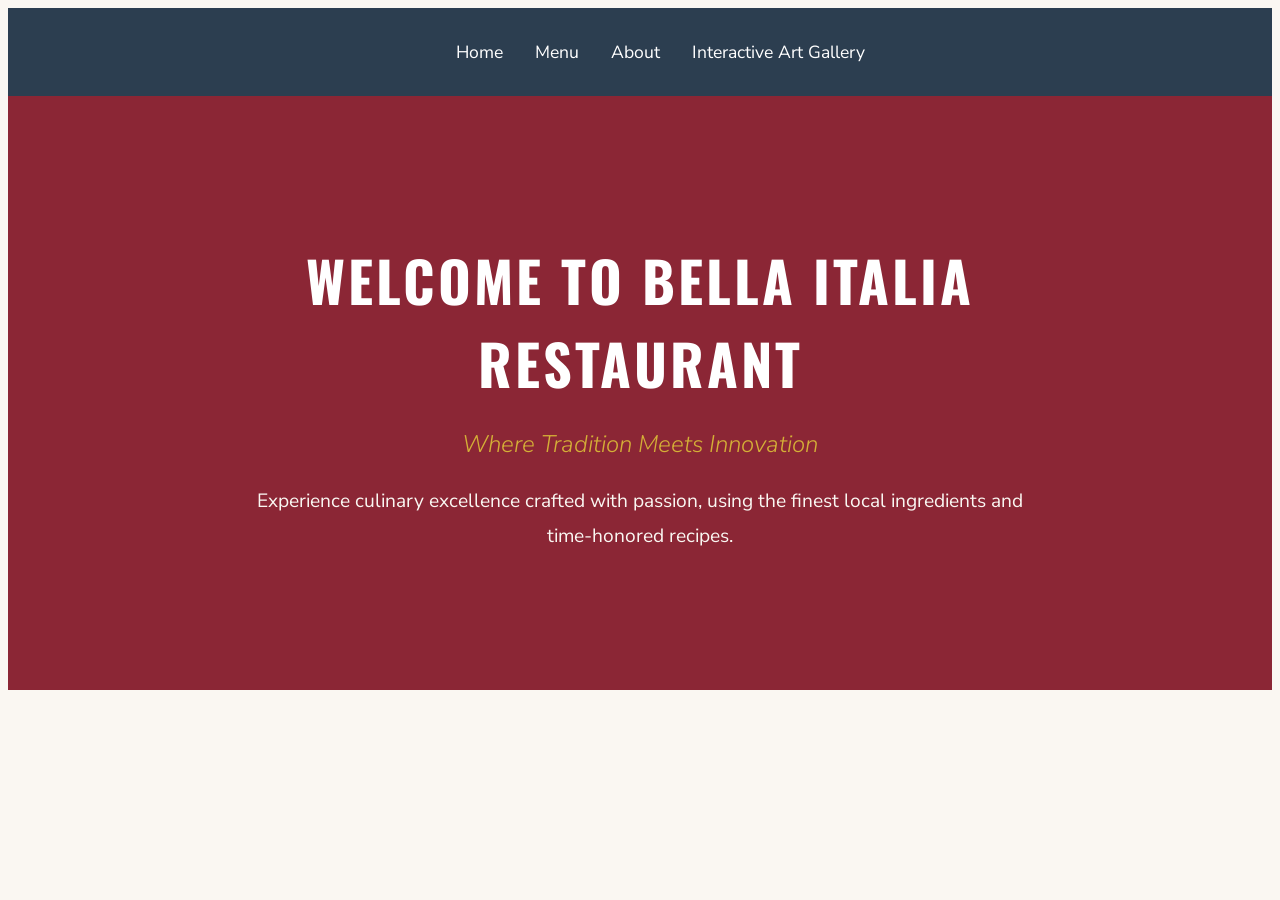
<file: index.html>
<!DOCTYPE html>
<html lang="en">
<head>
  <meta charset="UTF-8">
  <meta name="viewport" content="width=device-width, initial-scale=1.0">
  <title>Welcome</title>
  <link rel="stylesheet" href="./css/styles.css">
  <link rel="stylesheet" href="./css/index.css">
</head>
<body>
  <header>
    <nav>
        <ul>
            <li><a href="./index.html">Home</a></li>
            <li><a href="./pages/restaraunt.html">Menu</a></li>
            <li><a href="./pages/about.html">About</a></li>
            <li><a href="./pages/grid.html">Interactive Art Gallery</a></li>
        </ul>
    </nav>
</header>

<!-- Landing/Hero Section -->
<section class="hero-section">
    <div class="hero-content">
        <h1>Welcome to Bella Italia Restaurant</h1>
        <p class="hero-tagline">Where Tradition Meets Innovation</p>
        <p class="hero-description">
            Experience culinary excellence crafted with passion, 
            using the finest local ingredients and time-honored recipes.
        </p>
     </div>
</section>

</body>
</html>
</file>
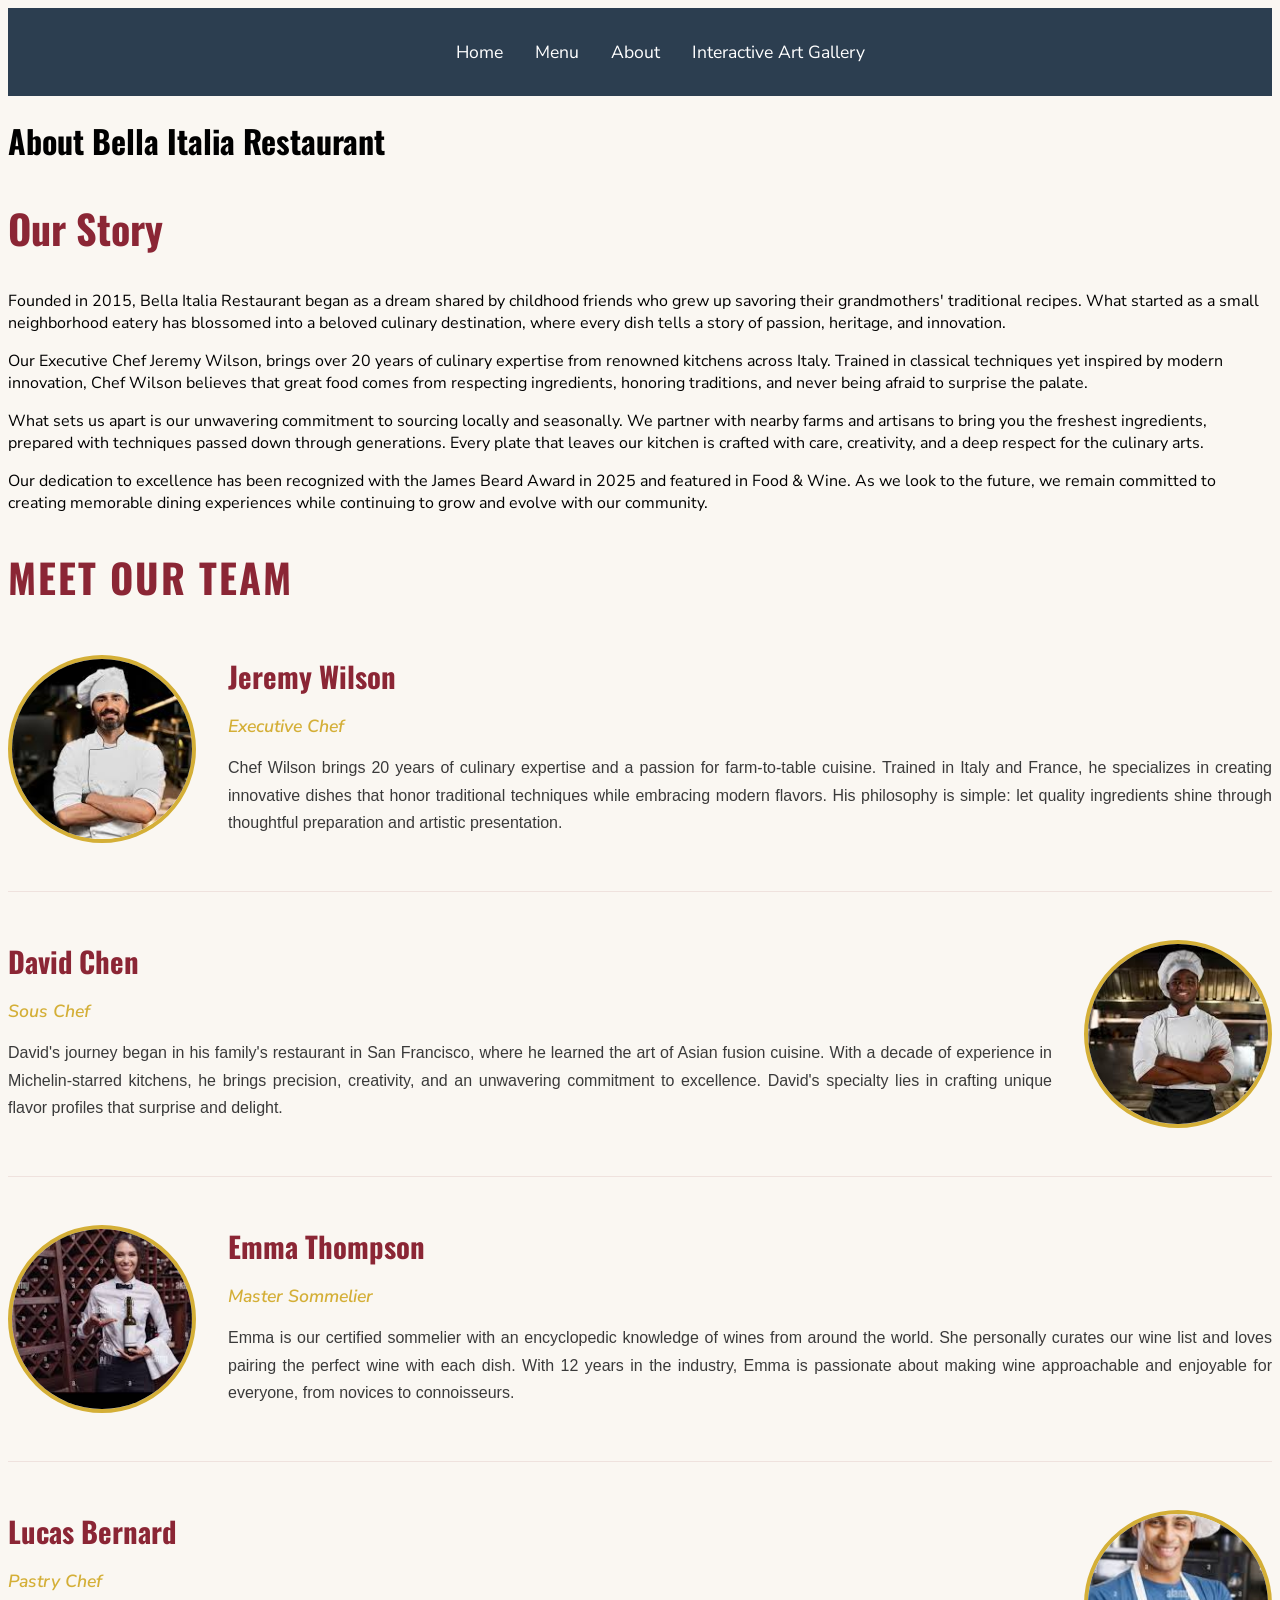
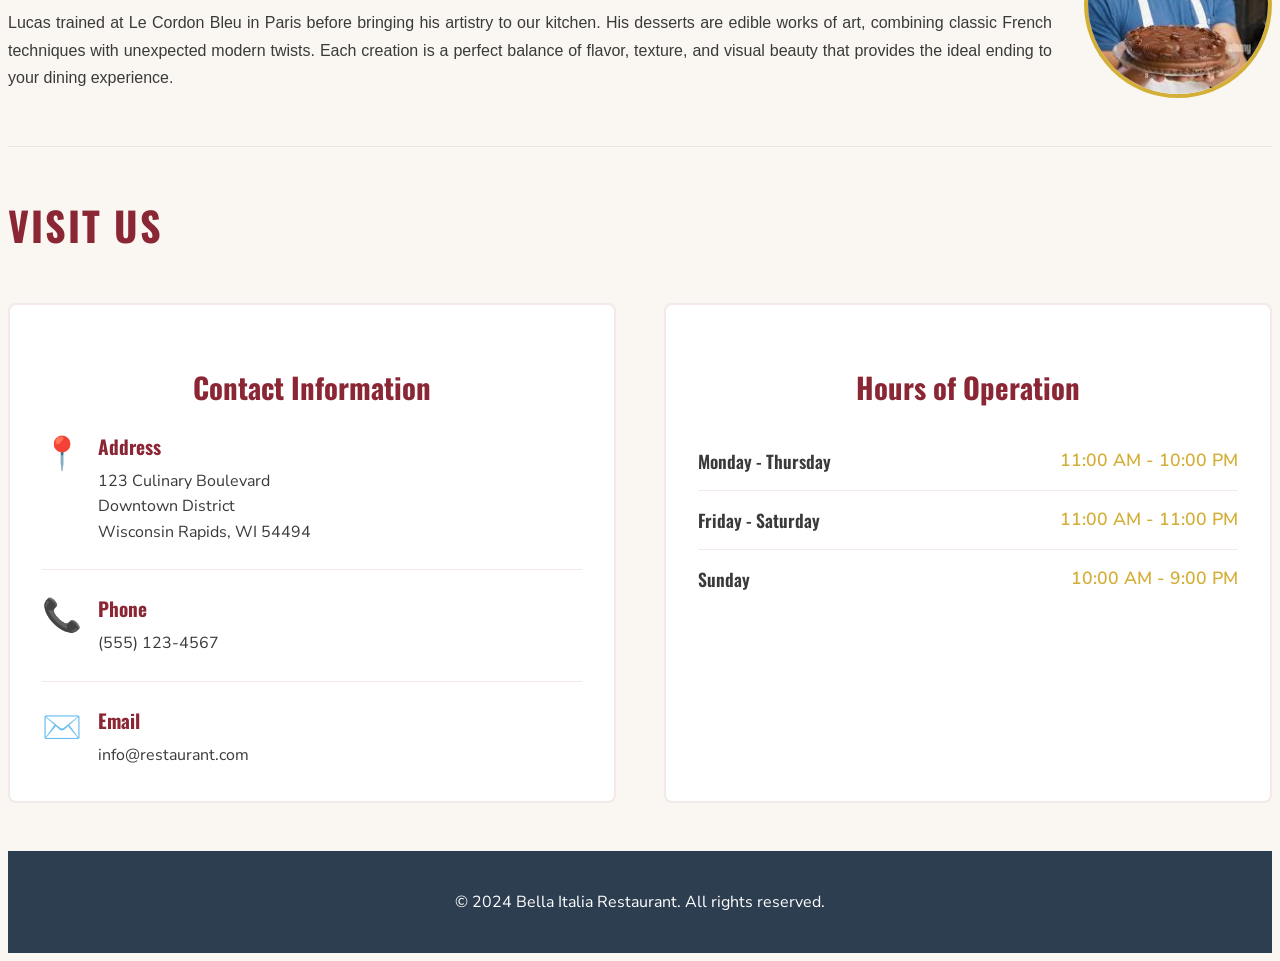
<file: pages/about.html>
<!DOCTYPE html>
<html lang="en">
<head>
  <meta charset="UTF-8">
  <meta name="viewport" content="width=device-width, initial-scale=1.0">
  <title>About</title>
  <link rel="stylesheet" href="../css/styles.css">
  <link rel="stylesheet" href="../css/about.css">
</head>
<body>
  <header>
    <nav>
        <ul>
            <li><a href="../index.html">Home</a></li>
            <li><a href="./restaraunt.html">Menu</a></li>
            <li><a href="./about.html">About</a></li>
            <li><a href="./grid.html">Interactive Art Gallery</a></li>
        </ul>
    </nav>
</header> 
        <h1>About Bella Italia Restaurant</h1>
        <!-- Restaurant Story Section -->
<section class="story-section">
    <h2>Our Story</h2>
    
    <div class="story-content">
        <p>
            Founded in 2015, Bella Italia Restaurant began as a dream shared by childhood friends who 
            grew up savoring their grandmothers' traditional recipes. What started as a small 
            neighborhood eatery has blossomed into a beloved culinary destination, where every 
            dish tells a story of passion, heritage, and innovation.
        </p>
        
        <p>
            Our Executive Chef Jeremy Wilson, brings over 20 years of culinary expertise from 
            renowned kitchens across Italy. Trained in classical techniques yet 
            inspired by modern innovation, Chef Wilson believes that great food comes from 
            respecting ingredients, honoring traditions, and never being afraid to surprise 
            the palate.
        </p>
        
        <p>
            What sets us apart is our unwavering commitment to sourcing locally and seasonally. 
            We partner with nearby farms and artisans to bring you the freshest ingredients, 
            prepared with techniques passed down through generations. Every plate that leaves 
            our kitchen is crafted with care, creativity, and a deep respect for the culinary 
            arts.
        </p>
        
        <p>
            Our dedication to excellence has been recognized with the James Beard Award in 2025 and 
            featured in Food & Wine. As we look to the future, we remain committed to creating 
            memorable dining experiences while continuing to grow and evolve with our community.
        </p>
    </div>
</section>

<!-- Meet the Team Section -->
<section class="team-section">
    <h2>Meet Our Team</h2>
    
    <div class="team-container">
        <!-- Team Member 1 - Image floated LEFT -->
        <article class="team-member">
            <img src="../images/JWilson-ExecutiveChef.jpg" alt="Chef Jeremy Wilson" class="team-photo float-left">
            <h3>Jeremy Wilson</h3>
            <p class="team-title">Executive Chef</p>
            <p class="team-bio">
                Chef Wilson brings 20 years of culinary expertise and a passion for farm-to-table 
                cuisine. Trained in Italy and France, he specializes in creating innovative dishes 
                that honor traditional techniques while embracing modern flavors. His philosophy is 
                simple: let quality ingredients shine through thoughtful preparation and artistic 
                presentation.
            </p>
        </article>
        
        <!-- Team Member 2 - Image floated RIGHT -->
        <article class="team-member">
            <img src="../images/DChen-SousChef.jpg" alt="Chef David Chen" class="team-photo float-right">
            <h3>David Chen</h3>
            <p class="team-title">Sous Chef</p>
            <p class="team-bio">
                David's journey began in his family's restaurant in San Francisco, where he learned 
                the art of Asian fusion cuisine. With a decade of experience in Michelin-starred 
                kitchens, he brings precision, creativity, and an unwavering commitment to excellence. 
                David's specialty lies in crafting unique flavor profiles that surprise and delight.
            </p>
        </article>
        
        <!-- Team Member 3 - Image floated LEFT -->
        <article class="team-member">
            <img src="../images/sommelier-emma.jpg" alt="Emma Thompson" class="team-photo float-left">
            <h3>Emma Thompson</h3>
            <p class="team-title">Master Sommelier</p>
            <p class="team-bio">
                Emma is our certified sommelier with an encyclopedic knowledge of wines from around 
                the world. She personally curates our wine list and loves pairing the perfect wine 
                with each dish. With 12 years in the industry, Emma is passionate about making wine 
                approachable and enjoyable for everyone, from novices to connoisseurs.
            </p>
        </article>
        
        <!-- Team Member 4 - Image floated RIGHT -->
        <article class="team-member">
            <img src="../images/pastry-chef-lucas.jpg" alt="Lucas Bernard" class="team-photo float-right">
            <h3>Lucas Bernard</h3>
            <p class="team-title">Pastry Chef</p>
            <p class="team-bio">
                Lucas trained at Le Cordon Bleu in Paris before bringing his artistry to our kitchen. 
                His desserts are edible works of art, combining classic French techniques with 
                unexpected modern twists. Each creation is a perfect balance of flavor, texture, 
                and visual beauty that provides the ideal ending to your dining experience.
            </p>
        </article>
    </div>
</section>

<!-- Visit Us Section -->
<section class="visit-section">
    <h2>Visit Us</h2>
    
    <div class="visit-container">
        <!-- Contact Information Column -->
        <div class="contact-info">
            <h3>Contact Information</h3>
            
            <div class="contact-item">
                <span class="contact-icon">📍</span>
                <div class="contact-details">
                    <strong>Address</strong>
                    <p>123 Culinary Boulevard<br>
                    Downtown District<br>
                    Wisconsin Rapids, WI 54494</p>
                </div>
            </div>
            
            <div class="contact-item">
                <span class="contact-icon">📞</span>
                <div class="contact-details">
                    <strong>Phone</strong>
                    <p><a href="tel:+15551234567">(555) 123-4567</a></p>
                </div>
            </div>
            
            <div class="contact-item">
                <span class="contact-icon">✉️</span>
                <div class="contact-details">
                    <strong>Email</strong>
                    <p><a href="mailto:info@restaurant.com">info@restaurant.com</a></p>
                </div>
            </div>
        </div>
        
        <!-- Hours of Operation Column -->
        <div class="hours-info">
            <h3>Hours of Operation</h3>
            
            <ul class="hours-list">
                <li>
                    <span class="day">Monday - Thursday</span>
                    <span class="time">11:00 AM - 10:00 PM</span>
                </li>
                <li>
                    <span class="day">Friday - Saturday</span>
                    <span class="time">11:00 AM - 11:00 PM</span>
                </li>
                <li>
                    <span class="day">Sunday</span>
                    <span class="time">10:00 AM - 9:00 PM</span>
                </li>
            </ul>
        </div>
    </div>
</section>

    <footer>
        <p>&copy; 2024 Bella Italia Restaurant. All rights reserved.</p>
    </footer>
</body>
</html>
</file>
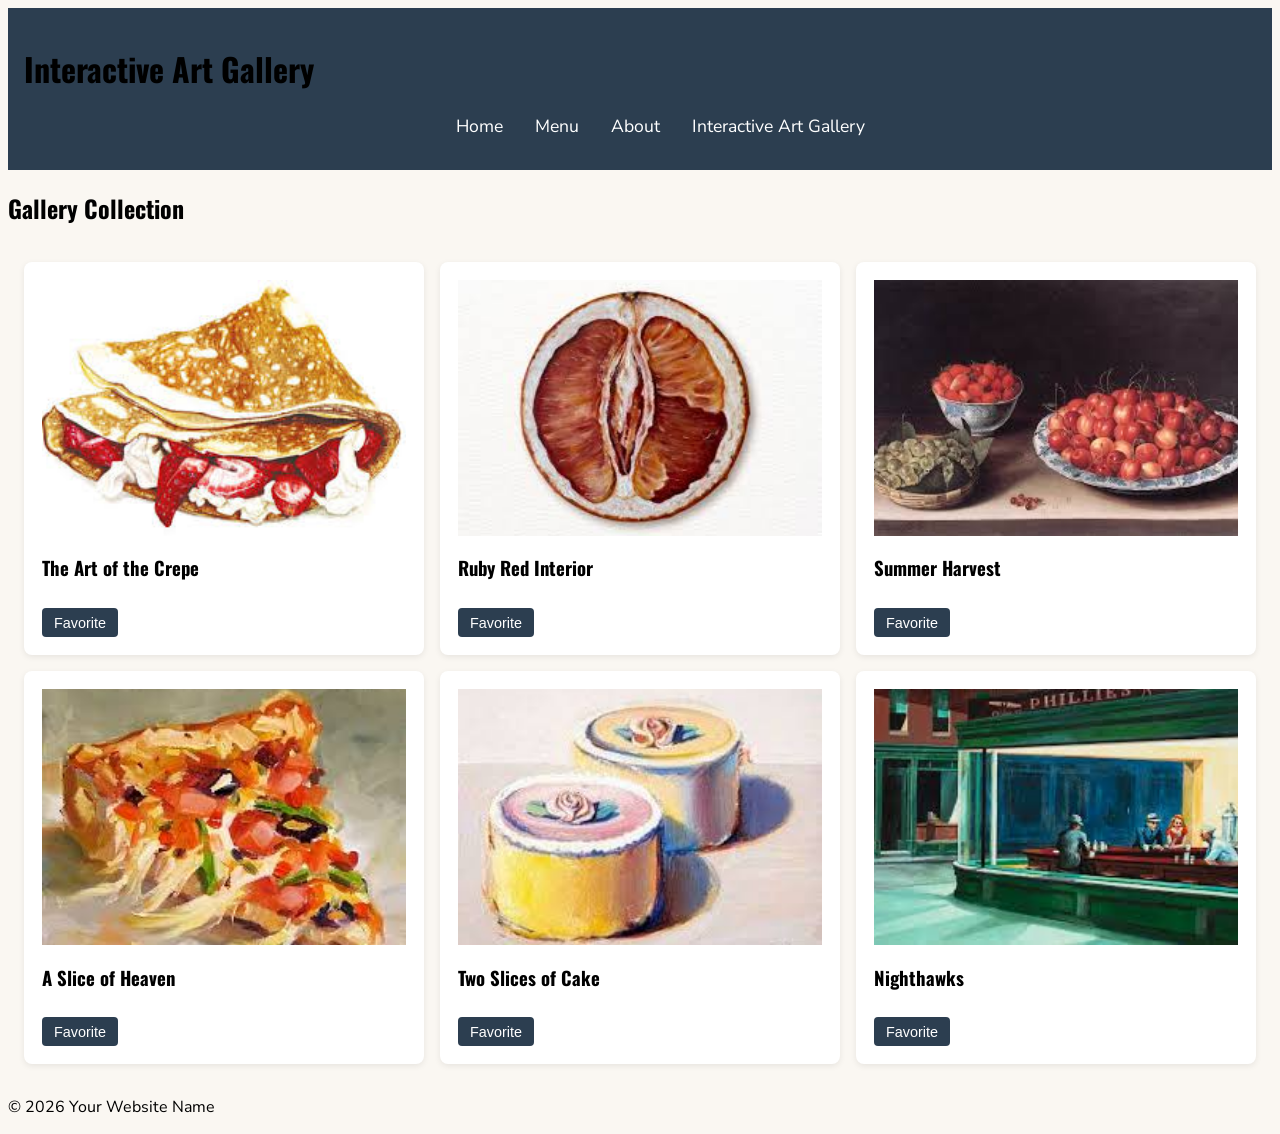
<file: pages/grid.html>
<!DOCTYPE html>
<html lang="en">
<head>
  <meta charset="UTF-8" />
  <meta name="viewport" content="width=device-width, initial-scale=1" />
  <title>Interactive Art Gallery</title>

  <!-- Main site styles -->
  <link rel="stylesheet" href="../css/styles.css" />
</head>

<body>
  <!-- ===== Header ===== -->
  <header>
    <h1>Interactive Art Gallery</h1>

    <nav aria-label="Main navigation">
      <ul>
        <li><a href="../index.html">Home</a></li>
        <li><a href="./restaraunt.html">Menu</a></li>
        <li><a href="./about.html">About</a></li>
        <li><a href="./grid.html">Interactive Art Gallery</a></li>
      </ul>
    </nav>
  </header>

  <!-- ===== Main Content ===== -->
  <main>
    <section aria-labelledby="gallery-heading">
      <h2 id="gallery-heading">Gallery Collection</h2>

      <!-- Gallery grid populated by JavaScript -->
      <div class="main-grid" id="gallery">
        <!-- JS will insert gallery cards here -->
      </div>

    </section>
  </main>

  <!-- ===== Footer ===== -->
  <footer>
    <p>&copy; 2026 Your Website Name</p>
  </footer>

  <!-- Gallery JavaScript -->
  <script src="../js/gallery.js" defer></script>
</body>
</html>
</file>
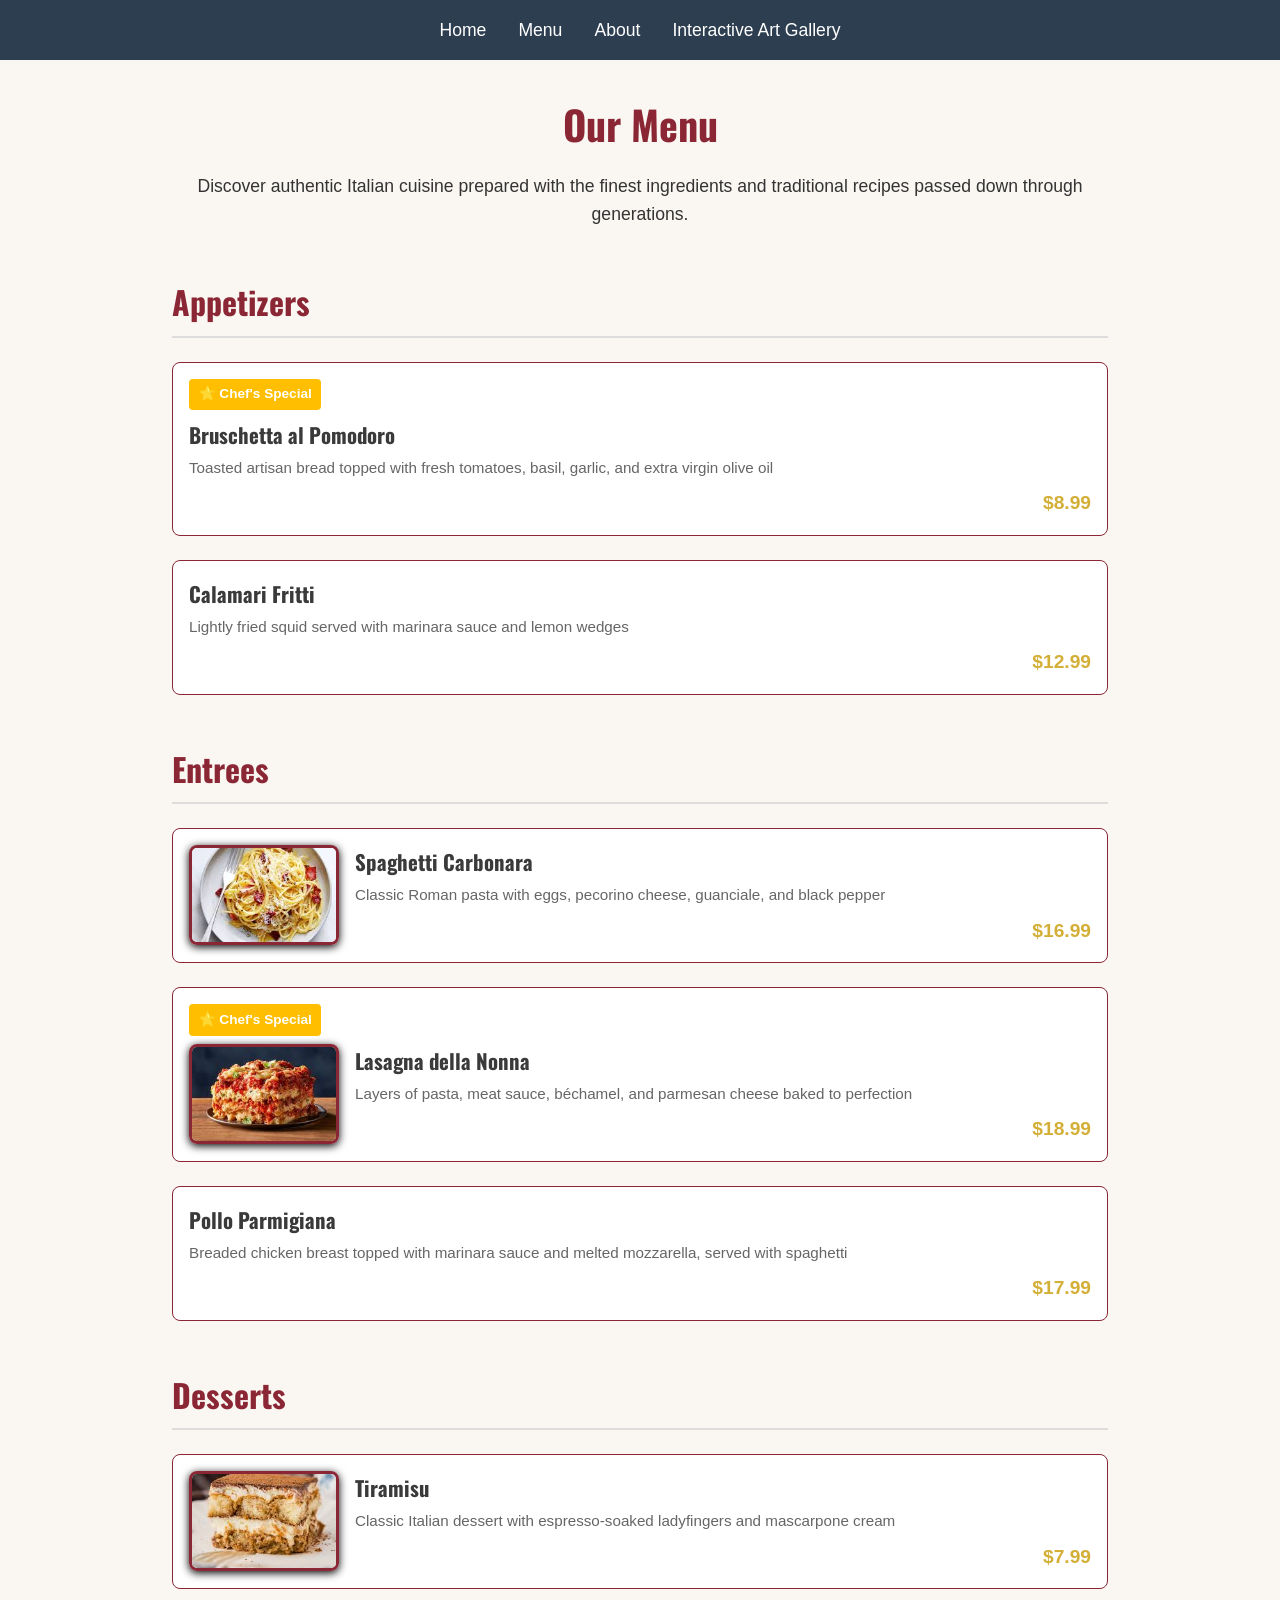
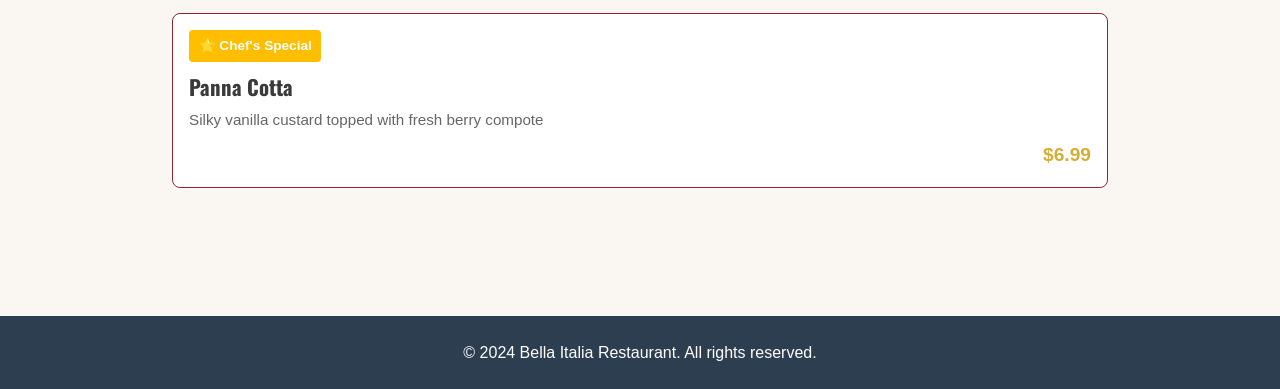
<file: pages/restaraunt.html>
<!DOCTYPE html>
<html lang="en">
<head>
    <meta charset="UTF-8">
    <meta name="viewport" content="width=device-width, initial-scale=1.0">
    <title>Menu - Bella Italia Restaurant</title>
    <link rel="stylesheet" href="../css/styles.css">
    <link rel="stylesheet" href="../css/restaraunt.css">
</head>
<body>
    <header>
        <nav>
            <ul>
                <li><a href="../index.html">Home</a></li>
                <li><a href="./restaraunt.html">Menu</a></li>
                <li><a href="./about.html">About</a></li>
                <li><a href="./grid.html">Interactive Art Gallery</a></li>
            </ul>
        </nav>
    </header>

    <main>
        <h1>Our Menu</h1>
        <p class="menu-intro">Discover authentic Italian cuisine prepared with the finest ingredients and traditional recipes passed down through generations.</p>

        <!-- APPETIZERS SECTION -->
        <section class="menu-section">
            <h2>Appetizers</h2>
            
            <div class="menu-item special">
                <div class="item-content">
                    <h3>Bruschetta al Pomodoro</h3>
                    <p class="description">Toasted artisan bread topped with fresh tomatoes, basil, garlic, and extra virgin olive oil</p>
                </div>
                <p class="price">$8.99</p>
            </div>

            <div class="menu-item">
                <div class="item-content">
                    <h3>Calamari Fritti</h3>
                    <p class="description">Lightly fried squid served with marinara sauce and lemon wedges</p>
                </div>
                <p class="price">$12.99</p>
            </div>
        </section>

        <!-- ENTREES SECTION -->
        <section class="menu-section">
            <h2>Entrees</h2>
            
            <div class="menu-item">
                <div class="item-content">
                    <img src="../images/pasta-carbonara.jpg" alt="Pasta Carbonara" class="menu-image">
                    <h3>Spaghetti Carbonara</h3>
                    <p class="description">Classic Roman pasta with eggs, pecorino cheese, guanciale, and black pepper</p>
                </div>
                <p class="price">$16.99</p>
            </div>

            <div class="menu-item special">
                <div class="item-content">
                    <img src="../images/lasagna.jpg" alt="Lasagna" class="menu-image">
                    <h3>Lasagna della Nonna</h3>
                    <p class="description">Layers of pasta, meat sauce, béchamel, and parmesan cheese baked to perfection</p>
                </div>
                <p class="price">$18.99</p>
            </div>

            <div class="menu-item">
                <div class="item-content">
                    <h3>Pollo Parmigiana</h3>
                    <p class="description">Breaded chicken breast topped with marinara sauce and melted mozzarella, served with spaghetti</p>
                </div>
                <p class="price">$17.99</p>
            </div>
        </section>

        <!-- DESSERTS SECTION -->
        <section class="menu-section">
            <h2>Desserts</h2>
            
            <div class="menu-item">
                <div class="item-content">
                    <img src="../images/tiramisu.jpg" alt="Tiramisu" class="menu-image">
                    <h3>Tiramisu</h3>
                    <p class="description">Classic Italian dessert with espresso-soaked ladyfingers and mascarpone cream</p>
                </div>
                <p class="price">$7.99</p>
            </div>

            <div class="menu-item special">
                <div class="item-content">
                    <h3>Panna Cotta</h3>
                    <p class="description">Silky vanilla custard topped with fresh berry compote</p>
                </div>
                <p class="price">$6.99</p>
            </div>
        </section>
    </main>

    <footer>
        <p>&copy; 2024 Bella Italia Restaurant. All rights reserved.</p>
    </footer>
</body>
</html>
</file>
<file: css/styles.css>
@import url('https://fonts.googleapis.com/css2?family=Audiowide&family=Oswald:wght@200..700&display=swap');
@import url('https://fonts.googleapis.com/css2?family=Nunito+Sans:ital,opsz,wght@0,6..12,200..1000;1,6..12,200..1000&display=swap');


/* HEADER AND NAVIGATION - Basic structure provided */
header {
  background-color: #2c3e50;
  padding: 1rem;
}

nav ul {
  list-style: none;
  display: flex;
  justify-content: center;
  gap: 2rem;
}

nav a {
  color: white;
  text-decoration: none;
  font-size: 1.1rem;
}

body {
    font-family: 'Nunito Sans', sans-serif;
}

h1, h2, h3 {
    font-family: 'Oswald', serif;
}

/* Apply background color to body */
body {
    background-color: rgb(250, 247, 242); /* Warm Cream */
}

/* Main heading color */
main h1 {
    color: rgb(139, 38, 53); /* Renaissance Red */
}

/* Section headings color */
.menu-section h2 {
    color: rgb(139, 38, 53); /* Renaissance Red */
}

/* Menu item background */
.menu-item {
    background-color: rgb(255, 255, 255); /* White for contrast */
    padding: 1rem; /*Space inside menu items*/
    border: 1px solid rgba(139, 38, 53); /*Subtle Renaissance Red border */
    border-radius: 8px; /* Rounded corners */
    margin-bottom: 1.5rem; /* Space between menu items */
}

/* Menu item names */
.menu-item h3 {
    color: rgb(58, 58, 58); /* Charcoal Gray */
}

/* Price accent color */
.price {
    color: rgb(212, 175, 55); /* Warm Gold */
    font-weight: bold; /* Makes prices stand out more */
    text-align: right;
    font-size: 1.2rem; /* Slightly larger */
}

.menu-image {
    border: 3px solid rgb( 139,38,53);
    border-radius: 8px;
    box-shadow: 0 2px 8px rgba(0,0,0.2);
    margin-bottom: 1.5rem; /* Space between menu items */
    
}

.menu-item:hover {
    background-color: hsl(45, 100%, 92%); /* Slightly darker than normal */
}

.menu-item.special::before {
    content: "⭐ Chef's Special";
    display: inline-block;
    background-color: hsl(45, 100%, 50%); /* Gold/yellow */
    color: white;
    padding: 0.3rem 0.6rem;
    border-radius: 4px;
    font-size: 0.85rem;
    font-weight: bold;
    margin-right: 0.5rem;
    margin-bottom: 0.5rem;
}

/* STUDENTS: Add hover effect for navigation links */
nav a:hover 
{
    color: hsl(45, 100%, 70%); /* Lighter color */
    text-decoration: underline;
}

/* ===============================
   INTERACTIVE ART GALLERY GRID
   =============================== */

.main-grid {
  display: grid;
  grid-template-columns: 1fr;
  gap: 1rem;
  padding: 1rem;
}

/* Medium screens (tablets) */
@media (min-width: 481px) {
  .main-grid {
    grid-template-columns: 1fr 1fr;
  }
}

/* Large screens (desktops) */
@media (min-width: 1025px) {
  .main-grid {
    grid-template-columns: 1fr 1fr 1fr;
  }
}

.main-grid img {
  width: 100%;
  height: 16rem;
  object-fit: cover;
  display: block;
}

/* ===============================
   FAVORITE ARTWORK STYLES
   =============================== */

/* Base card styling (if not already defined) */
.art-card {
  background-color: #ffffff;
  padding: 1rem;
  border-radius: 8px;
  border: 2px solid transparent;
  position: relative;
  box-shadow: 0 2px 6px rgba(0, 0, 0, 0.08);
}

/* Favorite state */
.art-card.favorite {
  border-color: rgb(212, 175, 55); /* Gold */
  background-color: hsl(45, 100%, 96%);
}

/* Favorite badge */
.art-card.favorite::before {
  content: "⭐ Favorite";
  position: absolute;
  top: 0.75rem;
  left: 0.75rem;
  background-color: rgb(212, 175, 55);
  color: #ffffff;
  font-size: 0.75rem;
  font-weight: bold;
  padding: 0.25rem 0.5rem;
  border-radius: 4px;
}

/* Button styling */
.art-card button {
  margin-top: 0.5rem;
  padding: 0.4rem 0.75rem;
  border: none;
  border-radius: 4px;
  background-color: #2c3e50;
  color: white;
  cursor: pointer;
  font-size: 0.9rem;
}

/* Favorite button appearance */
.art-card.favorite button {
  background-color: rgb(212, 175, 55);
  color: #000;
}

/* Button hover & focus accessibility */
.art-card button:hover,
.art-card button:focus {
  opacity: 0.85;
  outline: 2px solid rgb(139, 38, 53);
  outline-offset: 2px;
}
</file>
<file: css/index.css>
/* Hero/Landing Section */
.hero-section {
    background-color: rgb(139, 38, 53); /* Renaissance Red background */
    color: rgb(255, 255, 255); /* White text */
    text-align: center;
    padding: 6rem 2rem;
    margin-bottom: 3rem;
}

.hero-content {
    max-width: 800px;
    margin: 0 auto;
}

.hero-section h1 {
    font-family: 'Oswald', sans-serif;
    font-size: 3.5rem;
    font-weight: 700;
    margin-bottom: 1rem;
    color: rgb(255, 255, 255);
    text-transform: uppercase;
    letter-spacing: 3px;
}

.hero-tagline {
    font-size: 1.5rem;
    font-style: italic;
    color: rgb(212, 175, 55); /* Warm Gold */
    margin-bottom: 1.5rem;
    font-weight: 300;
}

.hero-description {
    font-size: 1.2rem;
    line-height: 1.8;
    margin-bottom: 2.5rem;
    color: rgb(250, 247, 242); /* Warm Cream */
}

/* Call-to-Action Button */
.cta-button {
    display: inline-block;
    background-color: rgb(212, 175, 55); /* Warm Gold */
    color: rgb(58, 58, 58); /* Charcoal Gray text */
    padding: 1rem 2.5rem;
    font-family: 'Oswald', sans-serif;
    font-size: 1.2rem;
    font-weight: 600;
    text-decoration: none;
    text-transform: uppercase;
    letter-spacing: 2px;
    border-radius: 4px;
    transition: all 0.3s ease;
    border: 2px solid rgb(212, 175, 55);
}

.cta-button:hover {
    background-color: rgb(255, 255, 255);
    color: rgb(139, 38, 53); /* Renaissance Red */
    border-color: rgb(255, 255, 255);
    transform: translateY(-2px);
    box-shadow: 0 4px 12px rgba(0, 0, 0, 0.2);
}
</file>
<file: css/about.css>
main h1 {
    text-align: center;
    font-size: 2.5rem;
    margin-bottom: 1rem;
}

/* Restaurant Story Section */
.story-section h2 {
    color: rgb(139, 38, 53); /* Renaissance Red */
    font-family: 'Oswald', sans-serif;
    font-size: 2.5rem;
    text-align: left;
    margin-bottom: 2rem;
}

/* Meet the Team Section */
.team-section h2 {
    color: rgb(139, 38, 53); /* Renaissance Red */
    font-family: 'Oswald', sans-serif;
    font-size: 2.5rem;
    text-align: left;
    margin-bottom: 3rem;
    text-transform: uppercase;
    letter-spacing: 2px;
}

/* Individual team member container */
.team-member {
    margin-bottom: 3rem; /* Clear spacing between team members */
    overflow: auto; /* Contains floated elements */
    padding-bottom: 2rem;
    border-bottom: 1px solid rgba(139, 38, 53, 0.1);
}

/* Team member photo styling */
.team-photo {
    width: 180px;
    height: 180px;
    object-fit: cover;
    border-radius: 50%; /* Circle image */
    border: 4px solid rgb(212, 175, 55); /* Warm Gold border */
    margin-bottom: 1rem;
}

/* Float left for alternating pattern */
.float-left {
    float: left;
    margin-right: 2rem;
    margin-bottom: 1rem;
}

/* Float right for alternating pattern */
.float-right {
    float: right;
    margin-left: 2rem;
    margin-bottom: 1rem;
}

/* Team member name */
.team-member h3 {
    font-family: 'Oswald', sans-serif;
    color: rgb(139, 38, 53); /* Renaissance Red */
    font-size: 1.8rem;
    margin-bottom: 0.5rem;
    margin-top: 0;
}

/* Team member title/role */
.team-title {
    color: rgb(212, 175, 55); /* Warm Gold */
    font-weight: 600;
    font-size: 1.1rem;
    margin-bottom: 1rem;
    font-style: italic;
}

/* Team member bio */
.team-bio {
    font-family: 'Open Sans', sans-serif;
    color: rgb(58, 58, 58); /* Charcoal Gray */
    line-height: 1.7;
    font-size: 1rem;
    text-align: justify;
}

/* Clear floats after each team member */
.team-member::after {
    content: "";
    display: table;
    clear: both;
}

/* Visit Us Section */
.visit-section h2 {
    color: rgb(139, 38, 53); /* Renaissance Red */
    font-family: 'Oswald', sans-serif;
    font-size: 2.5rem;
    text-align: left;
    margin-bottom: 3rem;
    text-transform: uppercase;
    letter-spacing: 2px;
}

/* Two-column layout */
.visit-container {
    display: flex;
    gap: 3rem;
    justify-content: space-between;
}

/* Contact Information Column */
.contact-info {
    flex: 1;
    background-color: rgb(255, 255, 255);
    padding: 2rem;
    border-radius: 8px;
    border: 2px solid rgba(139, 38, 53, 0.1);
}

.contact-info h3 {
    font-family: 'Oswald', sans-serif;
    color: rgb(139, 38, 53); /* Renaissance Red */
    font-size: 1.8rem;
    margin-bottom: 1.5rem;
    text-align: center;
}

/* Contact item (icon + details) */
.contact-item {
    display: flex;
    align-items: flex-start;
    margin-bottom: 1.5rem;
    padding-bottom: 1.5rem;
    border-bottom: 1px solid rgba(139, 38, 53, 0.1);
}

.contact-item:last-of-type {
    border-bottom: none;
    margin-bottom: 0;
    padding-bottom: 0;
}

.contact-icon {
    font-size: 2rem;
    margin-right: 1rem;
    flex-shrink: 0;
}

.contact-details strong {
    display: block;
    color: rgb(139, 38, 53); /* Renaissance Red */
    font-family: 'Oswald', sans-serif;
    font-size: 1.2rem;
    margin-bottom: 0.5rem;
}

.contact-details p {
    color: rgb(58, 58, 58); /* Charcoal Gray */
    line-height: 1.6;
    margin: 0;
}

.contact-details a {
    color: rgb(58, 58, 58);
    text-decoration: none;
    transition: color 0.3s ease;
}

.contact-details a:hover {
    color: rgb(139, 38, 53); /* Renaissance Red on hover */
}

/* Hours of Operation Column */
.hours-info {
    flex: 1;
    background-color: rgb(255, 255, 255);
    padding: 2rem;
    border-radius: 8px;
    border: 2px solid rgba(139, 38, 53, 0.1);
}

.hours-info h3 {
    font-family: 'Oswald', sans-serif;
    color: rgb(139, 38, 53); /* Renaissance Red */
    font-size: 1.8rem;
    margin-bottom: 1.5rem;
    text-align: center;
}

/* Hours list styling */
.hours-list {
    list-style: none;
    padding: 0;
    margin: 0;
}

.hours-list li {
    display: flex;
    justify-content: space-between;
    padding: 1rem 0;
    border-bottom: 1px solid rgba(139, 38, 53, 0.1);
}

.hours-list li:last-child {
    border-bottom: none;
}

.hours-list .day {
    font-weight: 600;
    color: rgb(58, 58, 58); /* Charcoal Gray */
    font-family: 'Oswald', sans-serif;
    font-size: 1.1rem;
}

.hours-list .time {
    color: rgb(212, 175, 55); /* Warm Gold */
    font-weight: 600;
    font-size: 1.1rem;
}

/* Special hours highlight */
.special-hours {
    background-color: rgb(250, 247, 242); /* Warm Cream */
    margin: 0.5rem -1rem;
    padding: 1rem 1rem !important;
    border-radius: 4px;
}

/* Hours note */
.hours-note {
    margin-top: 1.5rem;
    font-size: 0.9rem;
    color: rgb(139, 38, 53); /* Renaissance Red */
    font-style: italic;
    text-align: center;
}

footer {
    background-color: #2c3e50;
    color: white;
    text-align: center;
    padding: 1.5rem;
    margin-top: 3rem;
}
</file>
<file: css/restaraunt.css>
/* ============================================
   RESTAURANT MENU - STARTER CSS
   STUDENTS: Complete the sections marked with comments
   ============================================ */

/* BASIC RESET AND BODY STYLING */
* {
    margin: 0;
    padding: 0;
    box-sizing: border-box;
}

body {
    font-family: Arial, sans-serif; /* STUDENTS: Change to Google Fonts */
    line-height: 1.6;
    color: #333;
    /* STUDENTS: Add background color */
}

/* HEADER AND NAVIGATION - Basic structure provided  todo:  Make updates in styles.css */




/* MAIN CONTENT AREA */
main {
    max-width: 1000px;
    margin: 0 auto;
    padding: 2rem;
}

main h1 {
    text-align: center;
    font-size: 2.5rem;
    margin-bottom: 1rem;
    /* STUDENTS: Add color and custom font */
}

.menu-intro {
    text-align: center;
    font-size: 1.1rem;
    margin-bottom: 3rem;
    /* STUDENTS: Add styling to make this stand out */
}

/* MENU SECTIONS */
.menu-section {
    margin-bottom: 3rem;
}

.menu-section h2 {
    font-size: 2rem;
    margin-bottom: 1.5rem;
    border-bottom: 2px solid #ddd;
    padding-bottom: 0.5rem;
    /* STUDENTS: Add color and styling */
}

/* MENU ITEMS - Basic structure provided */
.menu-item {
    margin-bottom: 1.5rem;
    /* STUDENTS: Add padding, background color, and border */
    /* STUDENTS: Consider adding border-radius for rounded corners */
}

.item-content {
    /* This container helps organize the content */
}

.menu-item h3 {
    font-size: 1.3rem;
    margin-bottom: 0.3rem;
    /* STUDENTS: Add color and font styling */
}

.description {
    font-size: 0.95rem;
    color: #666;
    margin-bottom: 0.5rem;
    /* STUDENTS: Adjust styling as needed */
}

/* MENU IMAGES */
.menu-image {
    width: 150px;
    height: 100px;
    object-fit: cover;
    float: left;
    margin-right: 1rem;
    margin-bottom: 0.5rem;
    /* STUDENTS: Add border, border-radius, or box-shadow */
}

/* PRICE STYLING */
.price {
    font-weight: bold;
    font-size: 1.2rem;
    /* STUDENTS: Add color */
    /* STUDENTS: Make price align to the right */
    /* HINT: You might use text-align or float */
}

/* STUDENTS: Add hover effect for menu items */
/* When someone hovers over a menu-item, change background or add shadow */
.menu-item:hover {
    
}

/* CHEF'S SPECIAL BADGE */
/* STUDENTS: Use ::before pseudo-element to add a badge */
/* Items with class "special" should display a badge like "Chef's Special" or "⭐" */
.menu-item.special::before {
    /* STUDENTS: Add content property with badge text */
    /* STUDENTS: Style the badge with padding, background-color, border-radius */
    /* STUDENTS: Position it appropriately (consider display: inline-block) */
}

/* FOOTER */
footer {
    background-color: #2c3e50;
    color: white;
    text-align: center;
    padding: 1.5rem;
    margin-top: 3rem;
}

/* ============================================
   STUDENTS: Add any additional styling below
   ============================================ */
</file>
